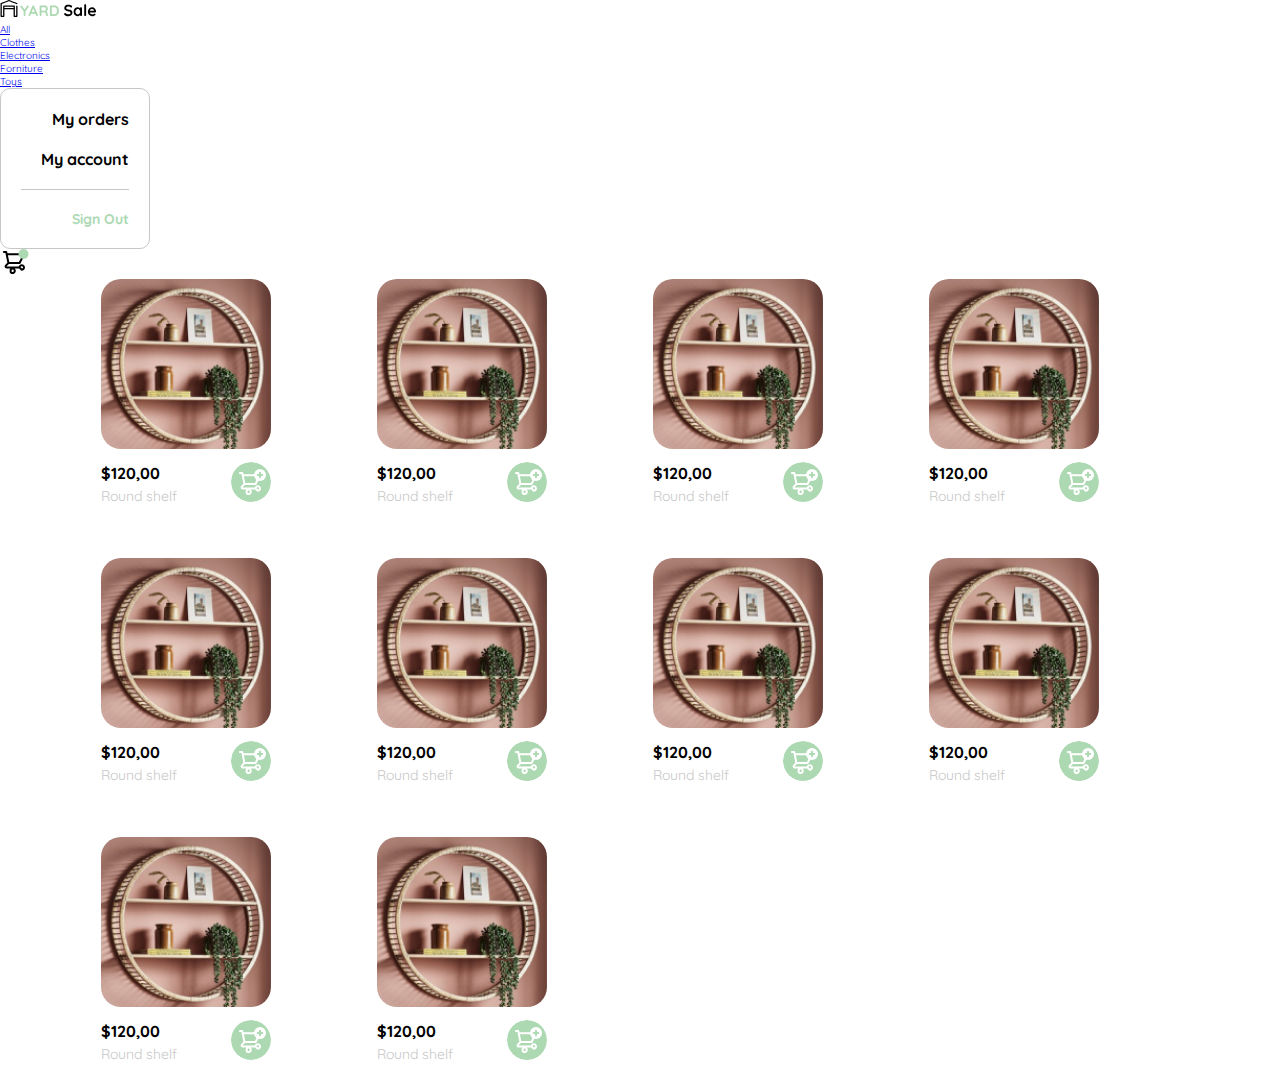
<file: Inicio Desktop/index.html>
<!DOCTYPE html>
<html lang="en">
<head>
    <meta charset="UTF-8">
    <meta http-equiv="X-UA-Compatible" content="IE=edge">
    <meta name="viewport" content="width=device-width, initial-scale=1.0">
    <title>Yard Sale</title>

    <link rel="stylesheet" href="CSS/style.css">

    <link rel="preconnect" href="https://fonts.googleapis.com">
    <link rel="preconnect" href="https://fonts.gstatic.com" crossorigin>
    <link href="https://fonts.googleapis.com/css2?family=Quicksand:wght@300;500;700&display=swap" rel="stylesheet">

</head>
<body>
    <header>
        <nav>
            <img src="../assets/logos/logo_yard_sale.svg" alt="Logo" class="logo-img"></img>

            <div class="product-category-nav">
                <ul>
                    <li><a href="#">All</a></li>
                    <li><a href="#">Clothes</a></li>
                    <li><a href="#">Electronics</a></li>
                    <li><a href="#">Forniture</a></li>
                    <li><a href="#">Toys</a></li>
                </ul>
            </div>
            <div class="desktop-menu">
                <ul>
                    <li>
                        <a href="#" class="my-orders">My orders</a>
                    </li>
                    <li>
                        <a href="#">My account</a>
                    </li>
                    <li>
                        <a href="#">Sign Out</a>
                    </li>
                </ul>
            </div>
            <img src="../assets/icons/icon_shopping_cart_notification.svg" alt="">
        </nav>
    </header>
    <section class="main-continer">
        <div class="cards-continer">
            <div class="product-card">
                <img src="../assets/img/round_shelf.jpg" alt="" class="product-img">
                <div class="product-info">
                    <div>
                        <p>$120,00</p>
                        <p>Round shelf</p>
                    </div>
                    <figure>
                        <img src="../assets/icons/bt_add_to_cart.svg" alt="" class="">
                    </figure>
                </div>
            </div>

            <div class="product-card">
                <img src="../assets/img/round_shelf.jpg" alt="" class="product-img">
                <div class="product-info">
                    <div>
                        <p>$120,00</p>
                        <p>Round shelf</p>
                    </div>
                    <figure>
                        <img src="../assets/icons/bt_add_to_cart.svg" alt="">
                    </figure>
                </div>
            </div>

            <div class="product-card">
                <img src="../assets/img/round_shelf.jpg" alt="" class="product-img">
                <div class="product-info">
                    <div>
                        <p>$120,00</p>
                        <p>Round shelf</p>
                    </div>
                    <figure>
                        <img src="../assets/icons/bt_add_to_cart.svg" alt="">
                    </figure>
                </div>
            </div>

            <div class="product-card">
                <img src="../assets/img/round_shelf.jpg" alt="" class="product-img">
                <div class="product-info">
                    <div>
                        <p>$120,00</p>
                        <p>Round shelf</p>
                    </div>
                    <figure>
                        <img src="../assets/icons/bt_add_to_cart.svg" alt="">
                    </figure>
                </div>
            </div>

            <div class="product-card">
                <img src="../assets/img/round_shelf.jpg" alt="" class="product-img">
                <div class="product-info">
                    <div>
                        <p>$120,00</p>
                        <p>Round shelf</p>
                    </div>
                    <figure>
                        <img src="../assets/icons/bt_add_to_cart.svg" alt="">
                    </figure>
                </div>
            </div>

            <div class="product-card">
                <img src="../assets/img/round_shelf.jpg" alt="" class="product-img">
                <div class="product-info">
                    <div>
                        <p>$120,00</p>
                        <p>Round shelf</p>
                    </div>
                    <figure>
                        <img src="../assets/icons/bt_add_to_cart.svg" alt="">
                    </figure>
                </div>
            </div>

            <div class="product-card">
                <img src="../assets/img/round_shelf.jpg" alt="" class="product-img">
                <div class="product-info">
                    <div>
                        <p>$120,00</p>
                        <p>Round shelf</p>
                    </div>
                    <figure>
                        <img src="../assets/icons/bt_add_to_cart.svg" alt="">
                    </figure>
                </div>
            </div>

            <div class="product-card">
                <img src="../assets/img/round_shelf.jpg" alt="" class="product-img">
                <div class="product-info">
                    <div>
                        <p>$120,00</p>
                        <p>Round shelf</p>
                    </div>
                    <figure>
                        <img src="../assets/icons/bt_add_to_cart.svg" alt="">
                    </figure>
                </div>
            </div>

            <div class="product-card">
                <img src="../assets/img/round_shelf.jpg" alt="" class="product-img">
                <div class="product-info">
                    <div>
                        <p>$120,00</p>
                        <p>Round shelf</p>
                    </div>
                    <figure>
                        <img src="../assets/icons/bt_add_to_cart.svg" alt="">
                    </figure>
                </div>
            </div>

            <div class="product-card">
                <img src="../assets/img/round_shelf.jpg" alt="" class="product-img">
                <div class="product-info">
                    <div>
                        <p>$120,00</p>
                        <p>Round shelf</p>
                    </div>
                    <figure>
                        <img src="../assets/icons/bt_add_to_cart.svg" alt="">
                    </figure>
                </div>
            </div>

        </div>
    </section>
</body>
</html>
</file>
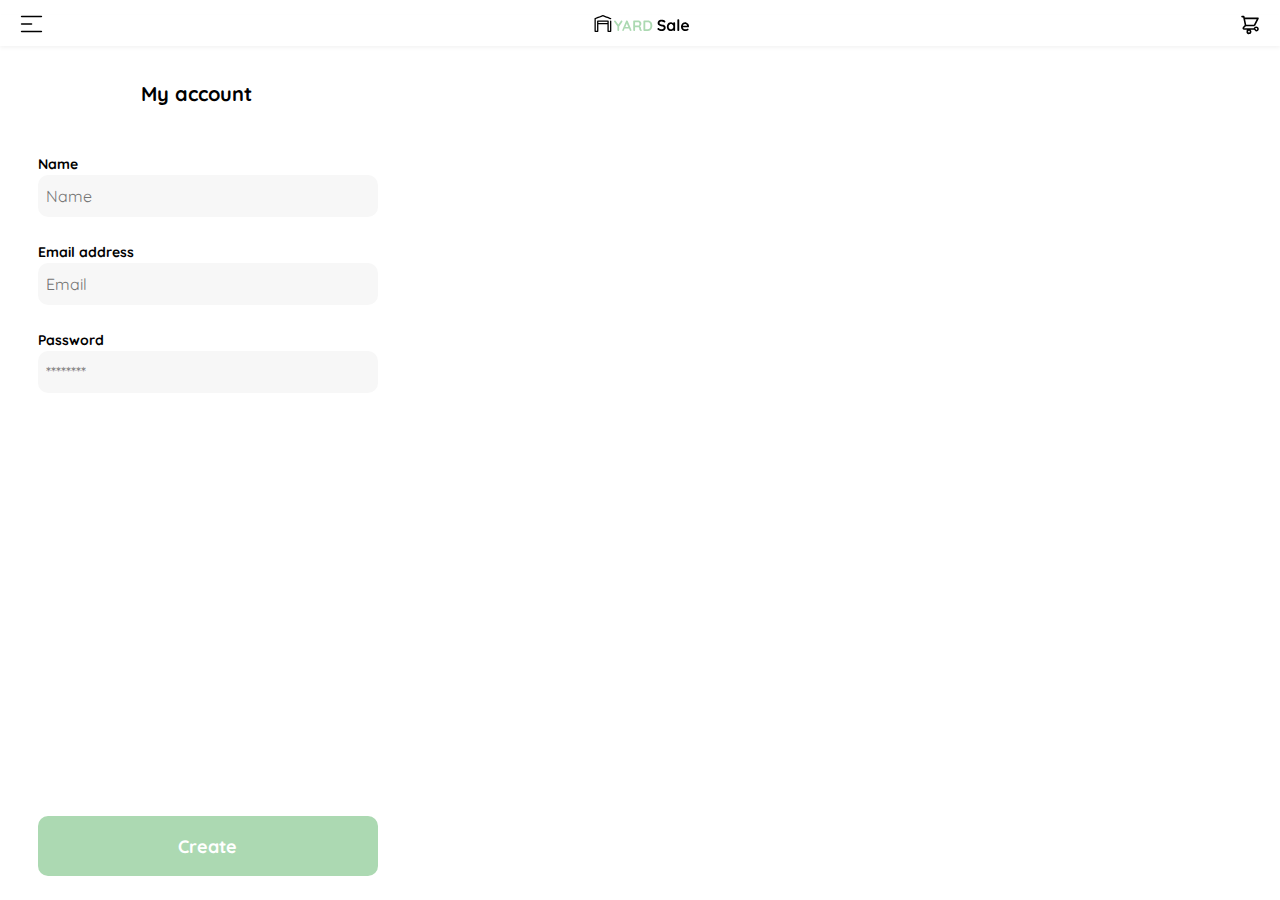
<file: Create-an-account/create-an-account.html>
<!DOCTYPE html>
<html lang="en">
<head>
    <meta charset="UTF-8">
    <meta http-equiv="X-UA-Compatible" content="IE=edge">
    <meta name="viewport" content="width=device-width, initial-scale=1.0">

    <link rel="stylesheet" href="CSS/style.css">

    <link rel="preconnect" href="https://fonts.googleapis.com">
    <link rel="preconnect" href="https://fonts.gstatic.com" crossorigin>
    <link href="https://fonts.googleapis.com/css2?family=Quicksand:wght@300;500;700&display=swap" rel="stylesheet">

    <title>Yard Sale</title>
</head>
<body>
    <header>
        <nav>
            <ul>
                <li><img src="../assets/icons/icon_menu.svg" alt="Menu" class="menu-img"><span></span></img></li>
                <li><img src="../assets/logos/logo_yard_sale.svg" alt="Logo" class="logo-img"><span></span></img></li>
                <li><img src="../assets/icons/icon_shopping_cart.svg" alt="Cart" class="cart-img"><span></span></img></li>
            </ul>
        </nav>
    </header>
    <main>
        <section class="main-container">
            <h1>My account</h1>

            <div class="form-create-account">
                <form action="" class="">
                    <label for="name" class="label">Name</label>
                    <input type="text" id="nombre" placeholder="Name" class="input">

                    <label for="email" class="label">Email address</label>
                    <input type="email" id="email" placeholder="Email" class="input">

                    <label for="password" class="label">Password</label>
                    <input type="password" id="password" placeholder="********" class="input">

                    <input type="submit" value="Create" class="primary-button">
                </form>
            </div>
        </section>
    </main>
</body>
</html>
</file>
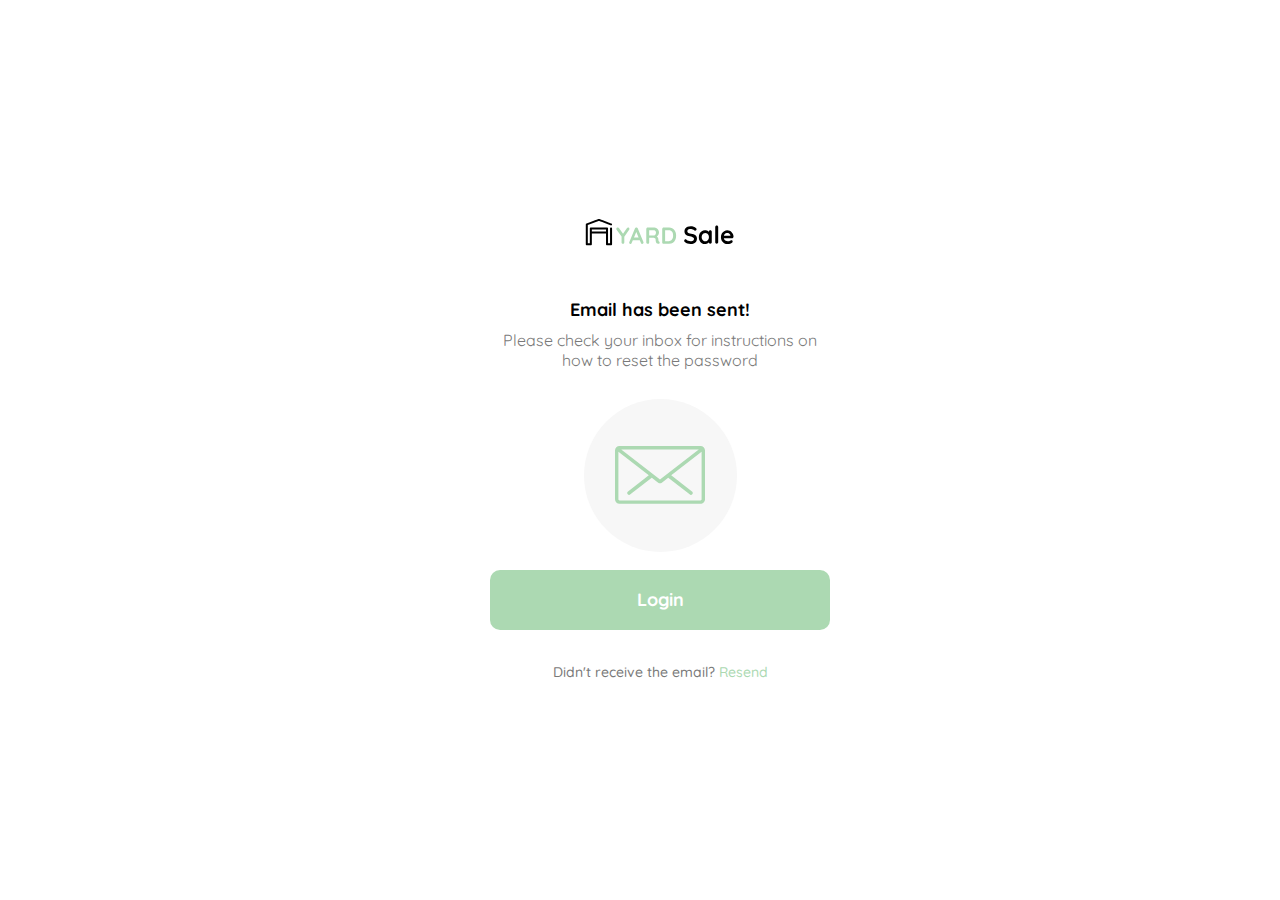
<file: email-sent/email-sent.html>
<!DOCTYPE html>
<html lang="en">
<head>
    <meta charset="UTF-8">
    <meta http-equiv="X-UA-Compatible" content="IE=edge">
    <meta name="viewport" content="width=device-width, initial-scale=1.0">
    <link rel="stylesheet" href="CSS/style.css">

    <link rel="preconnect" href="https://fonts.googleapis.com">
    <link rel="preconnect" href="https://fonts.gstatic.com" crossorigin>
    <link href="https://fonts.googleapis.com/css2?family=Quicksand:wght@300;500;700&display=swap" rel="stylesheet">
    <title>Yard Sale</title>
</head>
<body>
    <div class="email-sent">
        <div class="main-continer">
            <img src="../assets/logos/logo_yard_sale.svg" alt="Logo" class="logo">
            <section class="email-sent-user">
                <h1 class="title">Email has been sent!</h1>
                <p class="subtitle">Please check your inbox for instructions on how to reset the password</p>
            </section>
            <div class="email-img-container">
                <img src="../assets/icons/email.svg" alt="Eamil" class="email-img">
            </div>
            <section>
                <input type="submit" class="login-button" value="Login">
            </section>
            <p class="resend-message">Didn't receive the email? <a href="">Resend</a> </p>
        </div>
    </div>
</body>
</html>
</file>
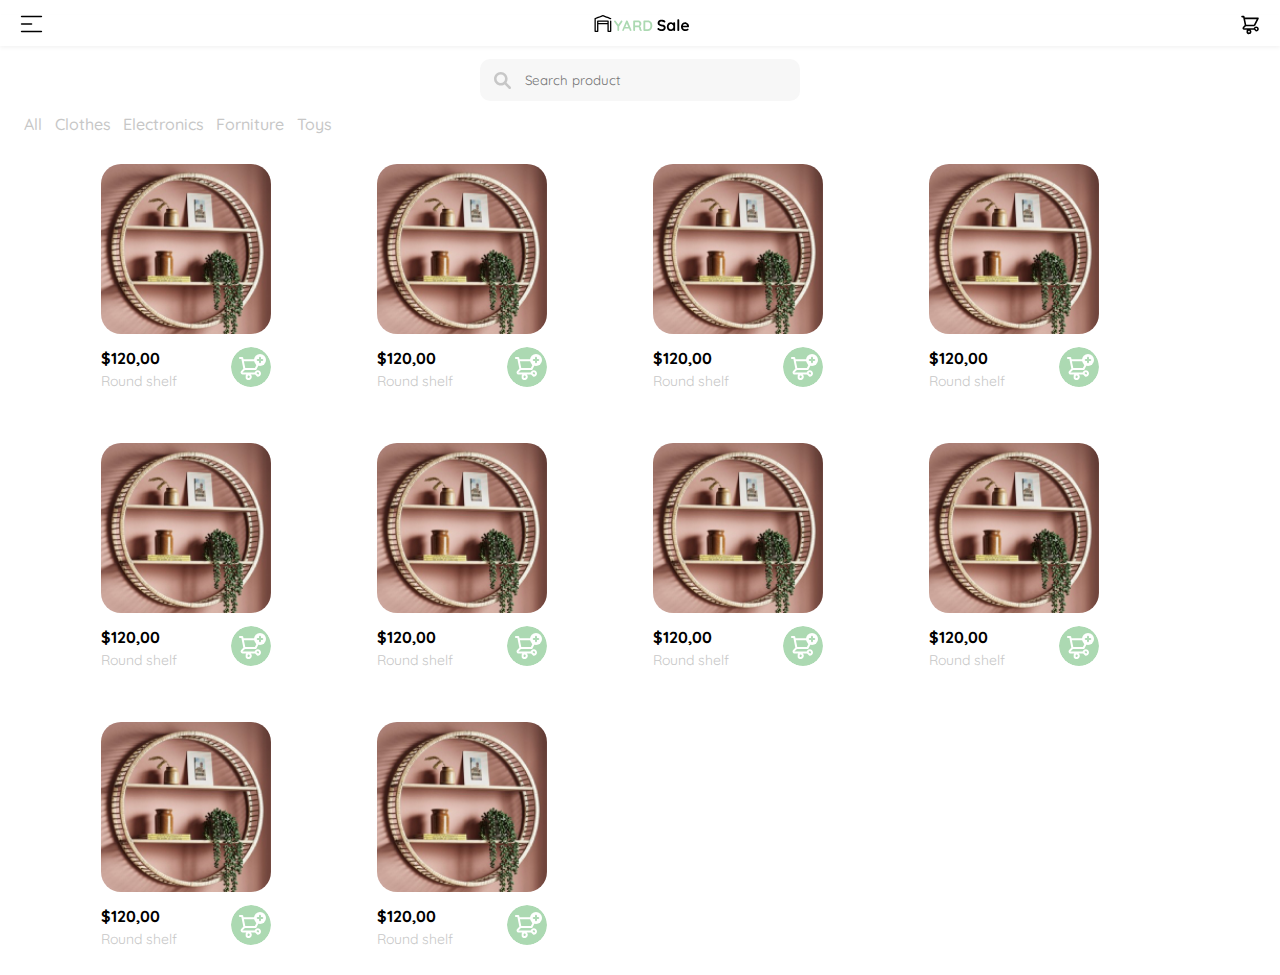
<file: Inicio/inicio.html>
<!DOCTYPE html>
<html lang="en">
<head>
    <meta charset="UTF-8">
    <meta http-equiv="X-UA-Compatible" content="IE=edge">
    <meta name="viewport" content="width=device-width, initial-scale=1.0">

    <link rel="stylesheet" href="CSS/style.css">

    <link rel="preconnect" href="https://fonts.googleapis.com">
    <link rel="preconnect" href="https://fonts.gstatic.com" crossorigin>
    <link href="https://fonts.googleapis.com/css2?family=Quicksand:wght@300;500;700&display=swap" rel="stylesheet">

    <title>Yard Sale</title>
</head>
<body>
    <header>
        <nav>
            <ul>
                <li><img src="../assets/icons/icon_menu.svg" alt="Menu" class="menu-img"></img></li>
                <li><img src="../assets/logos/logo_yard_sale.svg" alt="Logo" class="logo-img"></img></li>
                <li><img src="../assets/icons/icon_shopping_cart.svg" alt="Cart" class="cart-img"></img></li>
            </ul>
        </nav>
    </header>
    <section class="main-continer">
        <div class="search-product-input">
            <img src="/assets/icons/seach-icon.svg" alt="">
             <input type="text" class="search-input" placeholder="Search product">
        </div>

        <div class="product-category-nav">
            <ul>
                <li><a href="#">All</a></li>
                <li><a href="#">Clothes</a></li>
                <li><a href="#">Electronics</a></li>
                <li><a href="#">Forniture</a></li>
                <li><a href="#">Toys</a></li>
            </ul>
        </div>

        <div class="cards-continer">
            <div class="product-card">
                <img src="../assets/img/round_shelf.jpg" alt="" class="product-img">
                <div class="product-info">
                    <div>
                        <p>$120,00</p>
                        <p>Round shelf</p>
                    </div>
                    <figure>
                        <img src="../assets/icons/bt_add_to_cart.svg" alt="" class="">
                    </figure>
                </div>
            </div>

            <div class="product-card">
                <img src="../assets/img/round_shelf.jpg" alt="" class="product-img">
                <div class="product-info">
                    <div>
                        <p>$120,00</p>
                        <p>Round shelf</p>
                    </div>
                    <figure>
                        <img src="../assets/icons/bt_add_to_cart.svg" alt="">
                    </figure>
                </div>
            </div>

            <div class="product-card">
                <img src="../assets/img/round_shelf.jpg" alt="" class="product-img">
                <div class="product-info">
                    <div>
                        <p>$120,00</p>
                        <p>Round shelf</p>
                    </div>
                    <figure>
                        <img src="../assets/icons/bt_add_to_cart.svg" alt="">
                    </figure>
                </div>
            </div>

            <div class="product-card">
                <img src="../assets/img/round_shelf.jpg" alt="" class="product-img">
                <div class="product-info">
                    <div>
                        <p>$120,00</p>
                        <p>Round shelf</p>
                    </div>
                    <figure>
                        <img src="../assets/icons/bt_add_to_cart.svg" alt="">
                    </figure>
                </div>
            </div>

            <div class="product-card">
                <img src="../assets/img/round_shelf.jpg" alt="" class="product-img">
                <div class="product-info">
                    <div>
                        <p>$120,00</p>
                        <p>Round shelf</p>
                    </div>
                    <figure>
                        <img src="../assets/icons/bt_add_to_cart.svg" alt="">
                    </figure>
                </div>
            </div>

            <div class="product-card">
                <img src="../assets/img/round_shelf.jpg" alt="" class="product-img">
                <div class="product-info">
                    <div>
                        <p>$120,00</p>
                        <p>Round shelf</p>
                    </div>
                    <figure>
                        <img src="../assets/icons/bt_add_to_cart.svg" alt="">
                    </figure>
                </div>
            </div>

            <div class="product-card">
                <img src="../assets/img/round_shelf.jpg" alt="" class="product-img">
                <div class="product-info">
                    <div>
                        <p>$120,00</p>
                        <p>Round shelf</p>
                    </div>
                    <figure>
                        <img src="../assets/icons/bt_add_to_cart.svg" alt="">
                    </figure>
                </div>
            </div>

            <div class="product-card">
                <img src="../assets/img/round_shelf.jpg" alt="" class="product-img">
                <div class="product-info">
                    <div>
                        <p>$120,00</p>
                        <p>Round shelf</p>
                    </div>
                    <figure>
                        <img src="../assets/icons/bt_add_to_cart.svg" alt="">
                    </figure>
                </div>
            </div>

            <div class="product-card">
                <img src="../assets/img/round_shelf.jpg" alt="" class="product-img">
                <div class="product-info">
                    <div>
                        <p>$120,00</p>
                        <p>Round shelf</p>
                    </div>
                    <figure>
                        <img src="../assets/icons/bt_add_to_cart.svg" alt="">
                    </figure>
                </div>
            </div>

            <div class="product-card">
                <img src="../assets/img/round_shelf.jpg" alt="" class="product-img">
                <div class="product-info">
                    <div>
                        <p>$120,00</p>
                        <p>Round shelf</p>
                    </div>
                    <figure>
                        <img src="../assets/icons/bt_add_to_cart.svg" alt="">
                    </figure>
                </div>
            </div>

        </div>
    </section>
</body>
</html>
</file>
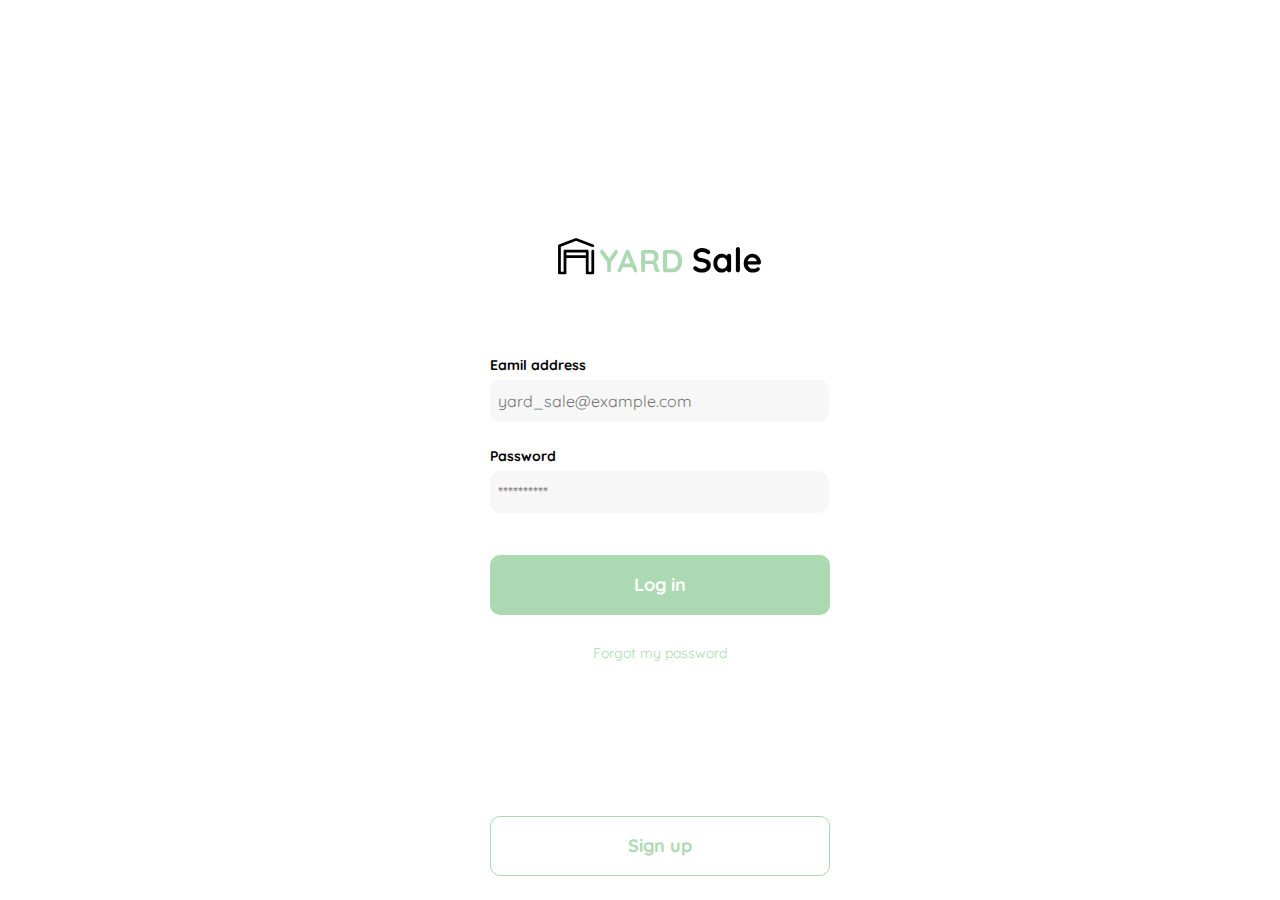
<file: Login-page/login-page.html>
<!DOCTYPE html>
<html lang="en">
<head>
    <meta charset="UTF-8">
    <meta http-equiv="X-UA-Compatible" content="IE=edge">
    <meta name="viewport" content="width=device-width, initial-scale=1.0">
    <link rel="stylesheet" href="CSS/style.css">

    <link rel="preconnect" href="https://fonts.googleapis.com">
    <link rel="preconnect" href="https://fonts.gstatic.com" crossorigin>
    <link href="https://fonts.googleapis.com/css2?family=Quicksand:wght@300;500;700&display=swap" rel="stylesheet">
    <title>Yard Sale</title>
</head>
<body>
    <div class="login">
        <div class="form-login-container">
            <img src="../assets/logos/logo_yard_sale.svg" alt="Logo" class="logo">
            <section class="form-login">
                <form action="" class="form">
                    <label for="email" class="label">Eamil address</label>
                    <input type="email" id="email" placeholder="yard_sale@example.com" class="input input-email">

                    <label for="password" class="label">Password</label>
                    <input type="password" id="password" placeholder="**********" class="input input-password">

                    <input type="submit" value="Log in" class="primary-button login-button">

                    <a href="#" class="forgot-pw">Forgot my password</a>
                </form>

                <input type="button" value="Sign up" class="secundary-button signup-button">
            </section>
        </div>
    </div>
</body>
</html>
</file>
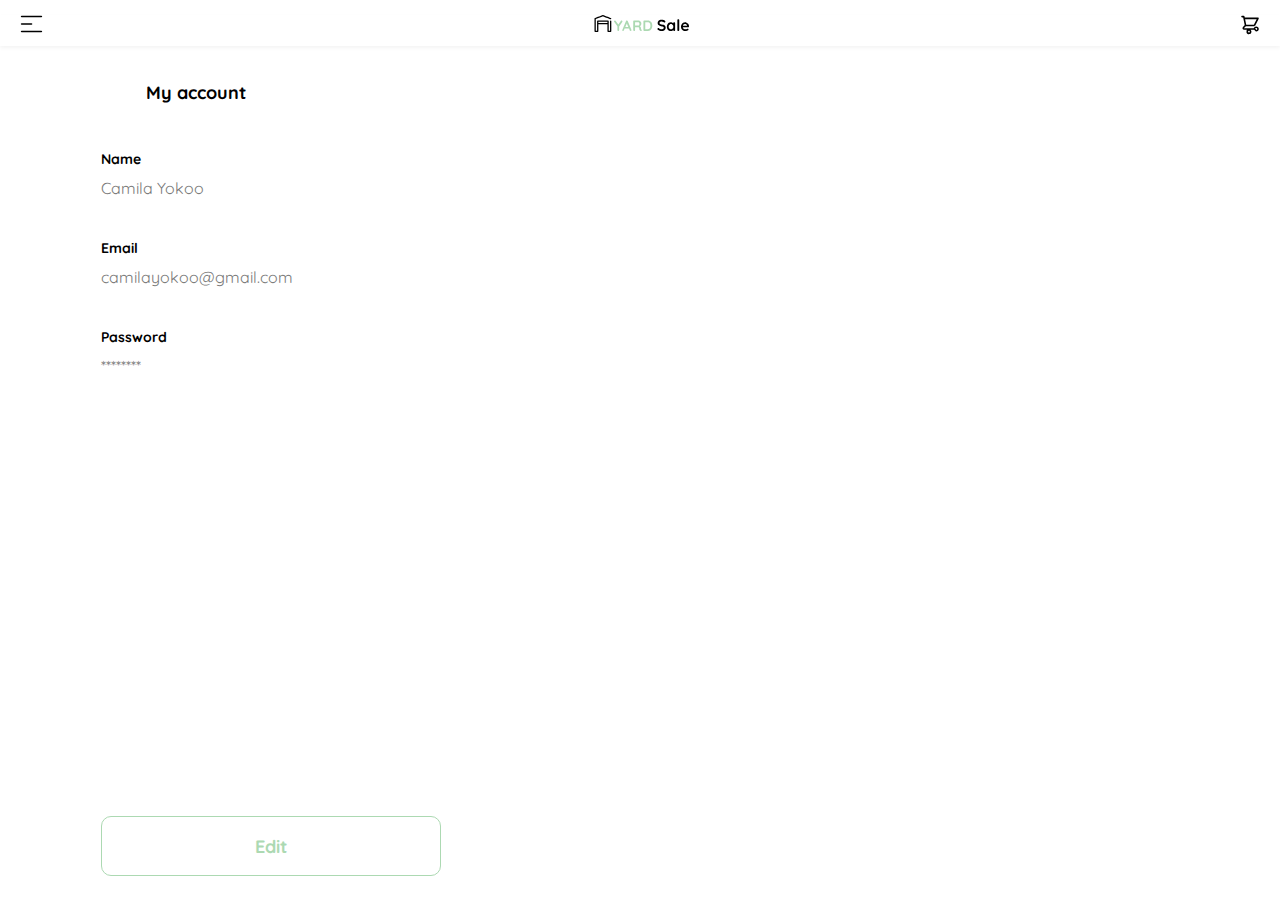
<file: my-account/my-account.html>
<!DOCTYPE html>
<html lang="en">
<head>
    <meta charset="UTF-8">
    <meta http-equiv="X-UA-Compatible" content="IE=edge">
    <meta name="viewport" content="width=device-width, initial-scale=1.0">

    <link rel="stylesheet" href="CSS/style.css">

    <link rel="preconnect" href="https://fonts.googleapis.com">
    <link rel="preconnect" href="https://fonts.gstatic.com" crossorigin>
    <link href="https://fonts.googleapis.com/css2?family=Quicksand:wght@300;500;700&display=swap" rel="stylesheet">
    <title>Yard Sale</title>
</head>
<body>
    <header>
        <nav>
            <ul>
                <li><img src="../assets/icons/icon_menu.svg" alt="Menu" class="menu-img"><span></span></img></li>
                <li><img src="../assets/logos/logo_yard_sale.svg" alt="Logo" class="logo-img"><span></span></img></li>
                <li><img src="../assets/icons/icon_shopping_cart.svg" alt="Cart" class="cart-img"><span></span></img></li>
            </ul>
        </nav>
    </header>
    <main>
        <section class="main-container">
            <h1>My account</h1>

            <div class="my-account-container">
                <label for="name" class="label">Name</label>
                <p class="value">Camila Yokoo</p>
                <label for="email" class="label">Email</label>
                <p class="value">camilayokoo@gmail.com</p>
                <label for="password" class="label"> Password</label>
                <p class="value">********</p>

                <button class="secundary-button">Edit</button>
            </div>
        </section>
    </main>
</body>
</html>
</file>
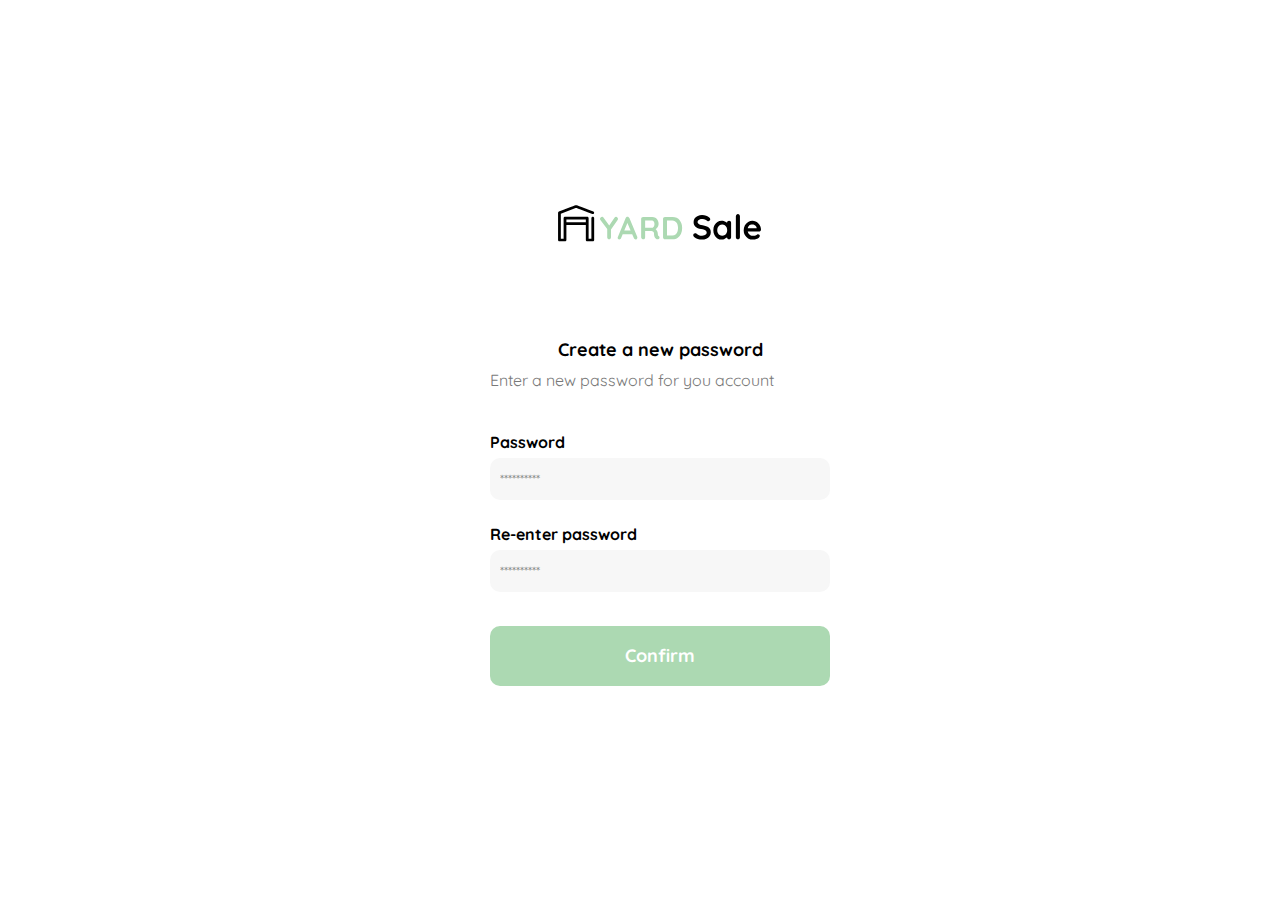
<file: password-recovery-page/password-recovery-page.html>
<!DOCTYPE html>
<html lang="en">
<head>
    <meta charset="UTF-8">
    <meta http-equiv="X-UA-Compatible" content="IE=edge">
    <meta name="viewport" content="width=device-width, initial-scale=1.0">
    <link rel="stylesheet" href="CSS/style.css">

    <link rel="preconnect" href="https://fonts.googleapis.com">
    <link rel="preconnect" href="https://fonts.gstatic.com" crossorigin>
    <link href="https://fonts.googleapis.com/css2?family=Quicksand:wght@300;500;700&display=swap" rel="stylesheet">
    <title>Yard Sale</title>
</head>
<body>
    <div class="login">
        <div class="form-container">
            <img src="../assets/logos/logo_yard_sale.svg" alt="Logo" class="logo">
            <section class="form-password-recovery">
                <h1 class="title">Create a new password</h1>
                <p class="subtitle">Enter a new password for you account</p>

                <form action="" class="form">
                    <label for="password" class="label">Password</label>
                    <input type="password" id="password" placeholder="**********" class="input input-password">

                    <label for="-new-password" class="label">Re-enter password</label>
                    <input type="password" id="new-password" placeholder="**********" class="input input-password">

                    <input type="submit" value="Confirm" class="primary-button login-button">
                </form>
            </section>
        </div>
    </div>
</body>
</html>
</file>
<file: Inicio Desktop/CSS/style.css>
:root{
    /* colores */
    --very-light-pink: #C7C7C7;
    --text-input-field: #F7F7F7;
    --hospital-green: #ACD9B2;
    --white: #FFFFFF;
    --black: #000000;
    --dark : #232830;
    --sm: 14px;
    --md: 16px;
    --lg: 18px;
}
*{
    box-sizing: border-box;
    margin: 0;
    padding: 0;
    font-family: 'Quicksand', sans-serif;
}
html{
    font-size: 62.5%;
}
.desktop-menu{
    width: 150px;
    height: auto;
    border: 1px solid var(--very-light-pink);
    border-radius: 10px;
    padding: 20px 20px 0 20px;
}
.desktop-menu ul{
    list-style: none;
}
.desktop-menu ul li {
    text-align: end;
    font-weight: bold;
}
.desktop-menu ul li:last-child{
    border-top: 1px solid var(--very-light-pink);
}
.desktop-menu ul li:last-child a{
    font-size: var(--sm);
    font-weight: bold;
    text-decoration: none;
    color: var(--hospital-green);
    margin-top: 20px;
}
.desktop-menu ul li a{
    display: inline-block;
    color: var(--black);
    font-size: var(--md);
    text-decoration: none;
    margin-bottom: 20px;
}
.cards-continer{
    display: grid;
    grid-template-columns: repeat(auto-fill, 250px);
    gap: 26px;
    place-content: center;
}
.product-card{
    width: 170px;
    height: 253px;
}
.product-card img{
    width: 170px;
    height: 170px;
    border-radius: 20px;
    object-fit: cover;
}
.product-info{
    margin-top: 10px;
    display: flex;
    justify-content: space-between;
    align-items: center;
}
.product-info div p:nth-child(1){
    font-weight: bold;
    font-size: var(--md);
    margin-bottom: 4px;
}
.product-info div p:nth-child(2){
    font-size: var(--sm);
    color: var(--very-light-pink);
}
.product-info figure img{
    width: 40px;
    height: 40px;
}

@media (max-width: 640px){
    .cards-continer{
        display: grid;
        grid-template-columns: repeat(auto-fill, 140px);
        gap: 26px;
    }
    .product-card{
        width: 140px;
        height: 253px;
    }
    .product-card img{
        width: 140px;
        height: 140px;
        border-radius: 20px;
        object-fit: cover;
    }
}
</file>
<file: Create-an-account/CSS/style.css>
:root{
    /* colores */
    --very-light-pink: #C7C7C7;
    --text-input-field: #F7F7F7;
    --hospital-green: #ACD9B2;
    --white: #FFFFFF;
    --black: #000000;
    --dark : #232830;
    --sm: 14px;
    --md: 16px;
    --lg: 18px;
}
*{
    box-sizing: border-box;
    margin: 0;
    padding: 0;
    font-family: 'Quicksand', sans-serif;
}
html{
    font-size: 62.5%;
}
nav{
    width: 100vw;
    min-width: 375px;
    height: 31px;
    box-shadow: 0px 2px 4px rgba(0, 0, 0, 0.046805)
}
nav ul{
    display: flex;
    justify-content: space-between;
    margin: 15px 20px;

}
nav ul li{
    list-style: none;
}
nav .menu-img{
    width: 23px;
    height: 18px;
}
nav .logo-img{
    width: 96px;
    height: 20px;
}
nav .cart-img{
    width: 20px;
    height: 20px;
}
.main-container{
    width: 375px;
    place-items: center;
}
.main-container h1{
    margin-top: 35px;
    padding-left: 17px;
}
.form-create-account{
    width: 300px;
    margin: 47px 17px;
}
.form-create-account label{
    font-size: var(--sm);
    font-weight: bold;
    line-height: 2.2rem;
}
.form-create-account .input{
    min-width: 340px;
    height: 42px;
    margin-bottom: 24px;
    font-size: var(--md);
    padding-left: 8px;
    background-color: var(--text-input-field);
    color: #797979;
    border: none;
    border-radius: 10px;
}
.primary-button{
    width: 340px;
    height: 60px;
    border-radius: 10px;
    font-weight: bold;
    font-size: var(--lg);
    color: var(--white);
    background-color: var(--hospital-green);
    border: none;
    position: absolute;
    bottom: 0;
    margin-bottom: 24px;
}
</file>
<file: email-sent/CSS/style.css>
:root{
    /* colores */
    --very-light-pink: #C7C7C7;
    --text-input-field: #F7F7F7;
    --hospital-green: #ACD9B2;
    --white: #FFFFFF;
    --black: #000000;
    --dark : #232830;
    --sm: 14px;
    --md: 16px;
    --lg: 18px;
}
*{
    box-sizing: border-box;
    margin: 0;
    padding: 0;
    font-family: 'Quicksand', sans-serif;
}
html{
    font-size: 62.5%;
}
.email-sent{
    width: 100%;
    height: 100vh;
    display: grid;
    place-items: center;
}
.main-continer{
    width: 300px;
    display: grid;
    grid-template-rows: auto 1fr auto;
    justify-items: center;
}
.logo{
    width: 150px;
    height: 31pxpx;
    margin: 0 auto;
}
.email-sent-user{
    margin-top: 48px;
}
.title{
    font-weight: bold;
    font-size: var(--lg);
    text-align: center;
}
.subtitle{
    font-size: var(--md);
    color: #797979;
    margin: 9px auto 29px;
    text-align: center;
}
.email-img-container{
    width: 153px;
    height: 153px;
    background-color: var(--text-input-field);
    border-radius: 100px;
    display: flex;
    align-items:center;
    justify-content: center;
}
.email-img-container .email-img{
    width: 90px;
    height: 58px;
}

.login-button{
    height: 60px;
    width: 340px;
    border-radius: 10px;
    margin: 18px auto;
    border: none;
    background-color: var(--hospital-green);
    color: white;
    border-radius: 10px;
    font-size: var(--lg);
    font-weight: bold;
}

.main-continer .resend-message{
    text-align: center;
    margin-top: 15px;
    font-weight: 500;
    font-size: var(--sm);
    color: #797979;
}
.main-continer .resend-message a{
    color: var(--hospital-green);
    text-decoration: none;
}
</file>
<file: Inicio/CSS/style.css>
:root{
    /* colores */
    --very-light-pink: #C7C7C7;
    --text-input-field: #F7F7F7;
    --hospital-green: #ACD9B2;
    --white: #FFFFFF;
    --black: #000000;
    --dark : #232830;
    --sm: 14px;
    --md: 16px;
    --lg: 18px;
}
*{
    box-sizing: border-box;
    margin: 0;
    padding: 0;
    font-family: 'Quicksand', sans-serif;
}
html{
    font-size: 62.5%;
}
nav{
    width: 100vw;
    min-width: 320px;
    height: 31px;
    box-shadow: 0px 2px 4px rgba(0, 0, 0, 0.046805)
}
nav ul{
    display: flex;
    justify-content: space-between;
    margin: 15px 20px;

}
nav ul li{
    list-style: none;
}
nav .menu-img{
    width: 23px;
    height: 18px;
}
nav .logo-img{
    width: 96px;
    height: 20px;
}
nav .cart-img{
    width: 20px;
    height: 20px;
}
.search-product-input{
    width: 320px;
    height: 42px;
    margin: 13px auto;
    background-color: var(--text-input-field);
    border-radius: 10px;
    display: flex;
    align-items: center;
}
.search-product-input img{
    width: 17px;
    height: 17px;
    margin: 10px 14px;
}
.search-product-input .search-input{
    width: 275px;
    height: 20px;
    background-color: var(--text-input-field);
    border: none;
}
.product-category-nav{
    width: 320px;
    height: 50px;
    margin-left: 18px;
}
.product-category-nav ul{
    display: flex;
    flex-direction: row;
    justify-content: space-around;
    align-items: center;
}
.product-category-nav ul li{
    list-style: none;
}
.product-category-nav ul li a{
    font-size: var(--md);
    font-weight: 500;
    line-height: 2rem;
    text-decoration: none;
    color: var(--very-light-pink);
}
.cards-continer{
    display: grid;
    grid-template-columns: repeat(auto-fill, 250px);
    gap: 26px;
    place-content: center;
}
.product-card{
    width: 170px;
    height: 253px;
}
.product-card img{
    width: 170px;
    height: 170px;
    border-radius: 20px;
    object-fit: cover;
}
.product-info{
    margin-top: 10px;
    display: flex;
    justify-content: space-between;
    align-items: center;
}
.product-info div p:nth-child(1){
    font-weight: bold;
    font-size: var(--md);
    margin-bottom: 4px;
}
.product-info div p:nth-child(2){
    font-size: var(--sm);
    color: var(--very-light-pink);
}
.product-info figure img{
    width: 40px;
    height: 40px;
}

@media (max-width: 640px){
    .cards-continer{
        display: grid;
        grid-template-columns: repeat(auto-fill, 140px);
        gap: 26px;
    }
    .product-card{
        width: 140px;
        height: 253px;
    }
    .product-card img{
        width: 140px;
        height: 140px;
        border-radius: 20px;
        object-fit: cover;
    }
}
</file>
<file: Login-page/CSS/style.css>
:root{
    /* colores */
    --very-light-pink: #C7C7C7;
    --text-input-field: #F7F7F7;
    --hospital-green: #ACD9B2;
    --white: #FFFFFF;
    --black: #000000;
    --dark : #232830;
    --sm: 14px;
    --md: 16px;
    --lg: 18px;
}
*{
    box-sizing: border-box;
    margin: 0;
    padding: 0;
    font-family: 'Quicksand', sans-serif;
}
html{
    font-size: 62.5%;
}
.login{
    width: 100%;
    height: 100vh;
    display: grid;
    place-items: center;
}
.form-login-container{
    display: grid;
    grid-template-rows: auto 1fr auto;
    width: 300px;
}
.logo{
    width: 206px;
    height: 43px;
    margin: 0 auto;
}
.form-login{
    margin-top: 50px;
}
.form{
    display: flex;
    flex-direction: column;
}
.label{
    font-weight: bold;
    font-size: var(--sm);
    margin-top: 25px;
}
.input{
    width: 339px;
    height: 42px;
    font-size: var(--md);
    line-height: 2rem;
    background-color: var(--text-input-field);
    margin-top: 6px;
    padding-left: 8px;
    border: none;
    border-radius: 10px;
}
.form a{
    font-size: var(--sm);
    line-height: 1.7rem;
    color: var(--hospital-green);
    text-decoration: none;
    text-align: center;
}
.login-button{
    width: 340px;
    height: 60px;
    margin: 42px auto 30px;
    color: var(--white);
    background-color: var(--hospital-green);
    border: none;
    font-weight: bold;
    font-size: var(--lg);
    line-height: 2.2rem;
    border-radius: 10px;
}
.signup-button{
    width: 340px;
    height: 60px;
    position: absolute;
    bottom: 0;
    margin-bottom: 24px;
    border: 1px solid var(--hospital-green);
    color: var(--hospital-green);
    background-color: var(--white);
    border-radius: 10px;
    font-weight: bold;
    font-size: var(--lg);
    line-height: 2.2rem;
}
</file>
<file: my-account/CSS/style.css>
:root{
    /* colores */
    --very-light-pink: #C7C7C7;
    --text-input-field: #F7F7F7;
    --hospital-green: #ACD9B2;
    --white: #FFFFFF;
    --black: #000000;
    --dark : #232830;
    --sm: 14px;
    --md: 16px;
    --lg: 18px;
}
*{
    box-sizing: border-box;
    margin: 0;
    padding: 0;
    font-family: 'Quicksand', sans-serif;
}
html{
    font-size: 62.5%;
}
nav{
    width: 100vw;
    min-width: 375px;
    height: 31px;
    box-shadow: 0px 2px 4px rgba(0, 0, 0, 0.046805)
}
nav ul{
    display: flex;
    justify-content: space-between;
    margin: 15px 20px;

}
nav ul li{
    list-style: none;
}
nav .menu-img{
    width: 23px;
    height: 18px;
}
nav .logo-img{
    width: 96px;
    height: 20px;
}
nav .cart-img{
    width: 20px;
    height: 20px;
}
.main-container{
    width: 375px;
    place-items: center;
}
.main-container h1{
    font-size: var(--lg);
    margin: 35px 0 47px;
    padding-left: 17px;
}
.my-account-container{
    margin-left: 18px;
}
.label{
    font-weight: bold;
    font-size: var(--sm);
    line-height: 1.7rem;
}
.value{
    font-size: var(--md);
    margin: 10px 0 42px;
    color: #797979;
}
.secundary-button{
    width: 340px;
    height: 60px;
    border-radius: 10px;
    font-weight: bold;
    font-size: var(--lg);
    border: 1px solid var(--hospital-green);
    position: absolute;
    bottom: 0;
    margin-bottom: 24px;
    background-color: var(--white);
    color: var(--hospital-green);
}
</file>
<file: password-recovery-page/CSS/style.css>
:root{
    /* colores */
    --very-light-pink: #C7C7C7;
    --text-input-field: #F7F7F7;
    --hospital-green: #ACD9B2;
    --white: #FFFFFF;
    --black: #000000;
    --dark : #232830;
    --sm: 14px;
    --md: 16px;
    --lg: 18px;
}
*{
    box-sizing: border-box;
    margin: 0;
    padding: 0;
    font-family: 'Quicksand', sans-serif;
}
html{
    font-size: 62.5%;
}
.login{
    width: 100%;
    height: 100vh;
    display: grid;
    place-items: center;
}
.form-container{
    display: grid;
    grid-template-rows: auto 1fr auto;
    width: 300px;
}
.logo{
    width: 206px;
    height: 43px;
    margin: 0 auto;
}
.form-password-recovery{
    margin-top: 90px;
}
.title{
    font-weight: bold;
    font-size: var(--lg);
    text-align: center;
}
.subtitle{
    font-size: var(--md);
    color: #797979;
    margin: 9px auto 42px;
}
.form-password-recovery .label{
    font-size: var(--md);
    font-weight: bold;
}
.form-password-recovery .input-password{
    width: 340px;
    height: 42px;
    margin: 6px auto 24px;
    padding-left: 10px;
    border-radius: 10px;
    background-color: var(--text-input-field);
    border: none;
}
.primary-button {
    width: 340px;
    height: 60px;
    margin: 10px auto;
    border: none;
    background-color: var(--hospital-green);
    color: white;
    border-radius: 10px;
    font-size: var(--lg);
    font-weight: bold;
}
</file>
